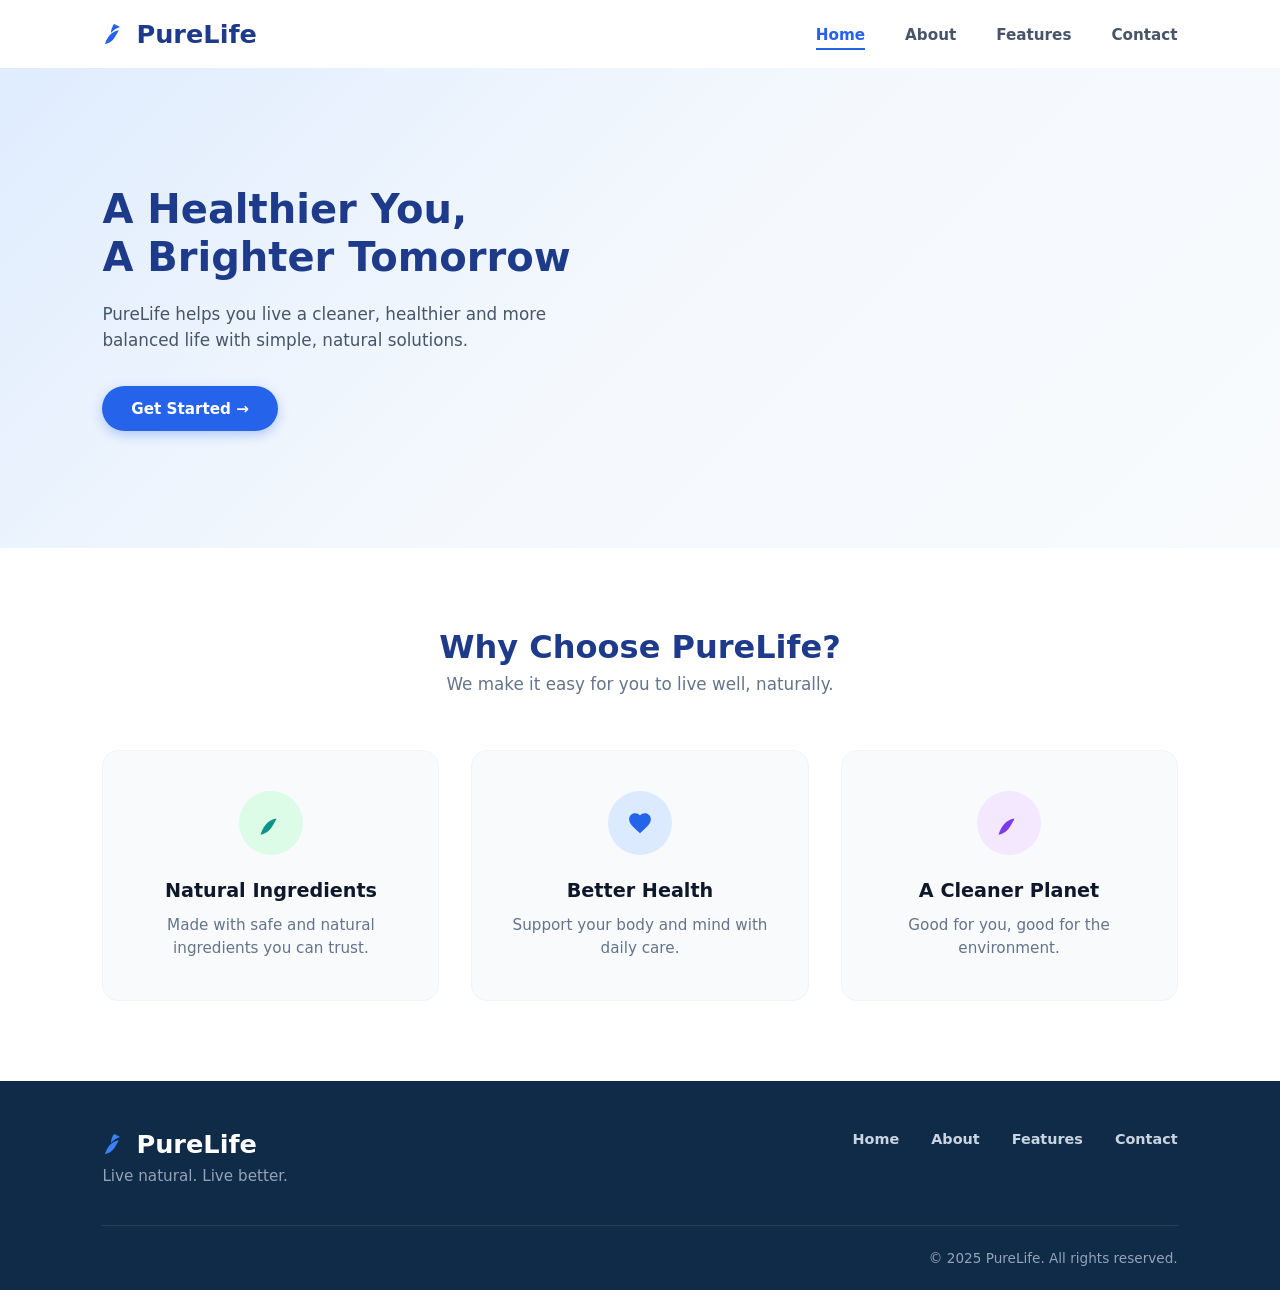
<file: index.html>
<!DOCTYPE html>
<html lang="en">
<head>
    <meta charset="UTF-8">
    <meta name="viewport" content="width=device-width, initial-scale=1.0">
    <title>PureLife</title>
    <link rel="stylesheet" href="style.css">
</head>
<body>

</body>
    <header>
        <div class="logo">
            <svg class="logo-icon" viewBox="0 0 24 24" width="24" height="24" fill="currentColor">
                <path d="M17,8C8,10 5,16 3,22C5,22 10,20 13,15C16,10 17,8 17,8Z" />
                <path d="M12,2C12,2 9,6 9,11C11.5,8 14.5,6 18,5C15,3 12,2 12,2Z" />
            </svg>
            <span>PureLife</span>
        </div>
        <nav>
            <ul>
                <li><a href="#" class="active">Home</a></li>
                <li><a href="#">About</a></li>
                <li><a href="#">Features</a></li>
                <li><a href="#">Contact</a></li>
            </ul>
        </nav>
    </header>

    
    <section class="hero">
        <div class="hero-content">
            <h1>A Healthier You,<br>A Brighter Tomorrow</h1>
            <p>PureLife helps you live a cleaner, healthier and more balanced life with simple, natural solutions.</p>
            <a href="#" class="btn-primary">Get Started &rarr;</a>
        </div>
    </section>


    <section class="features">
        <div class="section-title">
            <h2>Why Choose PureLife?</h2>
            <p>We make it easy for you to live well, naturally.</p>
        </div>

        <div class="features-grid">
            <!-- Feature Card 1 -->
            <div class="card">
                <div class="icon-circle icon-green">
                    <svg viewBox="0 0 24 24" width="28" height="28" fill="currentColor">
                        <path d="M17,8C8,10 5,16 3,22C5,22 10,20 13,15C16,10 17,8 17,8Z" />
                    </svg>
                </div>
                <h3>Natural Ingredients</h3>
                <p>Made with safe and natural ingredients you can trust.</p>
            </div>

        
            <div class="card">
                <div class="icon-circle icon-blue">
                    <svg viewBox="0 0 24 24" width="26" height="26" fill="currentColor">
                        <path d="M12,21.35L10.55,20.03C5.4,15.36 2,12.27 2,8.5C2,5.41 4.42,3 7.5,3C9.24,3 10.91,3.81 12,5.08C13.09,3.81 14.76,3 16.5,3C19.58,3 22,5.41 22,8.5C22,12.27 18.6,15.36 13.45,20.03L12,21.35Z"/>
                    </svg>
                </div>
                <h3>Better Health</h3>
                <p>Support your body and mind with daily care.</p>
            </div>

        
            <div class="card">
                <div class="icon-circle icon-purple">
                    <svg viewBox="0 0 24 24" width="28" height="28" fill="currentColor">
                        <path d="M17,8C8,10 5,16 3,22C5,22 10,20 13,15C16,10 17,8 17,8Z" />
                    </svg>
                </div>
                <h3>A Cleaner Planet</h3>
                <p>Good for you, good for the environment.</p>
            </div>
        </div>
    </section>

    
    <footer>
        <div class="footer-top">
            <div class="footer-brand">
                <div class="logo logo-footer">
                    <svg class="logo-icon" viewBox="0 0 24 24" width="24" height="24" fill="currentColor">
                        <path d="M17,8C8,10 5,16 3,22C5,22 10,20 13,15C16,10 17,8 17,8Z" />
                        <path d="M12,2C12,2 9,6 9,11C11.5,8 14.5,6 18,5C15,3 12,2 12,2Z" />
                    </svg>
                    <span>PureLife</span>
                </div>
                <p class="tagline">Live natural. Live better.</p>
            </div>
            <nav class="footer-nav">
                <ul>
                    <li><a href="#">Home</a></li>
                    <li><a href="#">About</a></li>
                    <li><a href="#">Features</a></li>
                    <li><a href="#">Contact</a></li>
                </ul>
            </nav>
        </div>
        <div class="footer-bottom">
            <p>&copy; 2025 PureLife. All rights reserved.</p>
        </div>
    </footer>

</body>
</html>
</file>
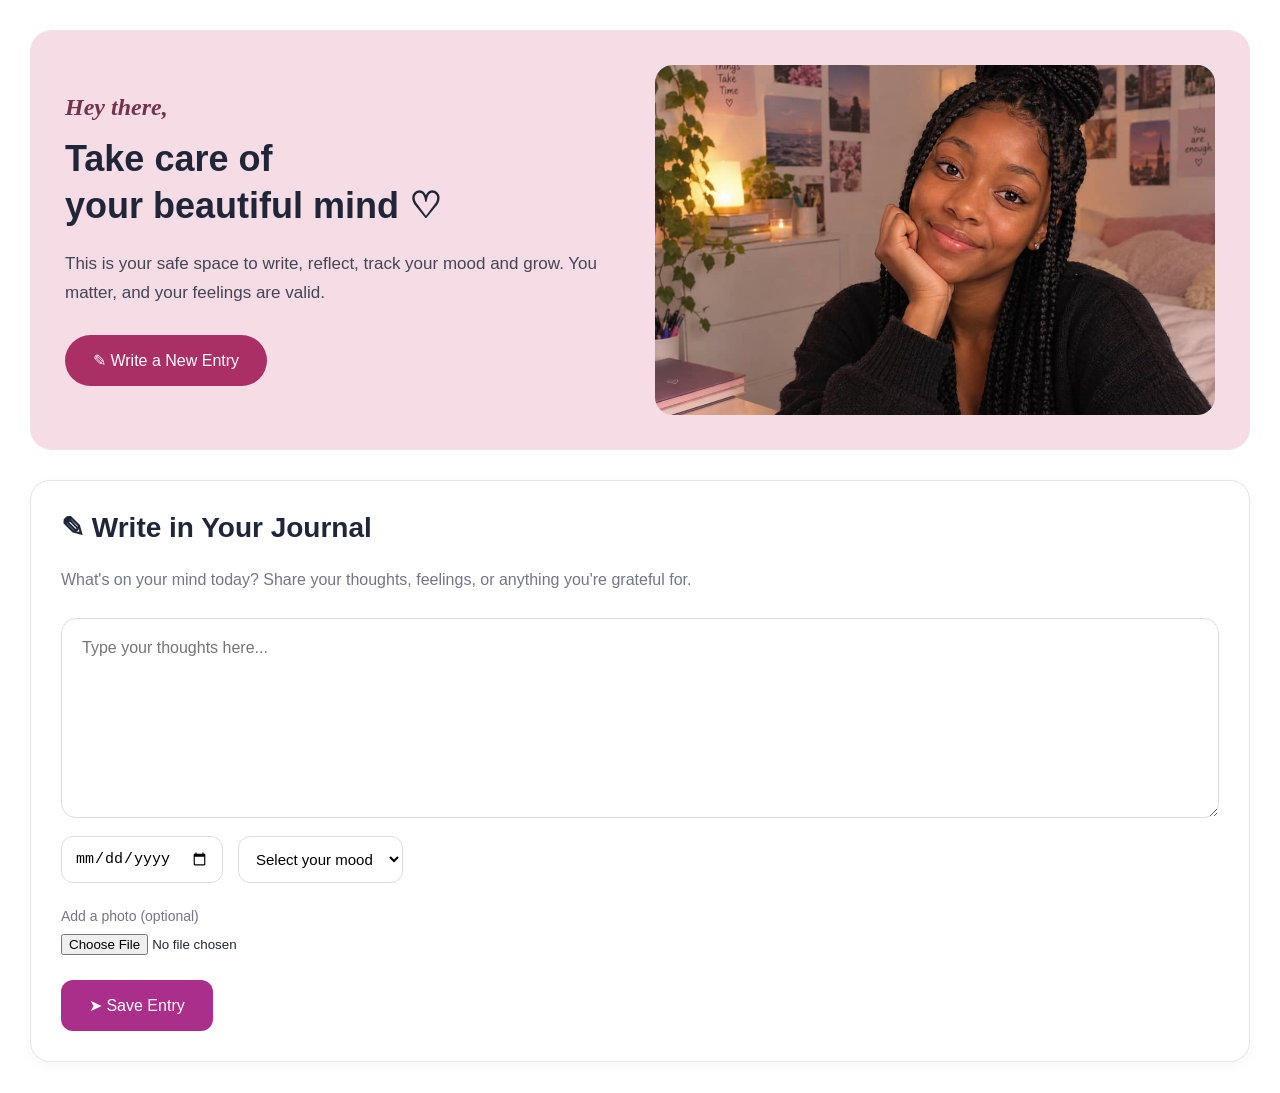
<file: Journal/index.html>
<!DOCTYPE html>
<html lang="en">

<head>
    <meta charset="UTF-8">
    <meta name="viewport" content="width=device-width, initial-scale=1.0">
    <title>My Journal</title>
    <link rel="stylesheet" href="style.css">
</head>

<body>

    <!-- Introduction Section -->
    <div class="intro-container">

        <div class="intro-text">

            <h4><i>Hey there,</i></h4>

            <h1>
                Take care of<br>
                your beautiful mind ♡
            </h1>

            <p>
                This is your safe space to write, reflect,
                track your mood and grow. You matter,
                and your feelings are valid.
            </p>

            <button class="write-btn"
                onclick="document.getElementById('journal').scrollIntoView({behavior: 'smooth'})">
                ✎ Write a New Entry
            </button>

        </div>

        <div class="intro-image">
            <img src="Jnal.jpeg"
                 alt="A young woman smiling">
        </div>

    </div>


    <!-- Journal Section -->
    <div class="write" id="journal">

        <h2>✎ Write in Your Journal</h2>

        <p>
            What's on your mind today? Share your thoughts,
            feelings, or anything you're grateful for.
        </p>

        <form id="journal-form">

            <textarea
                id="thoughts"
                placeholder="Type your thoughts here..."
                required></textarea>

            <div class="form-options">

                <input type="date" id="entry-date" required>

                <select id="mood" required>
                    <option value="">Select your mood</option>
                    <option value="Happy">😊 Happy</option>
                    <option value="Calm">😌 Calm</option>
                    <option value="Sad">😔 Sad</option>
                    <option value="Anxious">😟 Anxious</option>
                    <option value="Grateful">🥰 Grateful</option>
                </select>

            </div>

            <div class="photo-option">

                <label for="photo">Add a photo (optional)</label>

                <input type="file"
                       id="photo"
                       accept="image/*">

            </div>

            <button type="submit" class="save-btn">
                ➤ Save Entry
            </button>

        </form>

    </div>

</body>
</html>
</file>
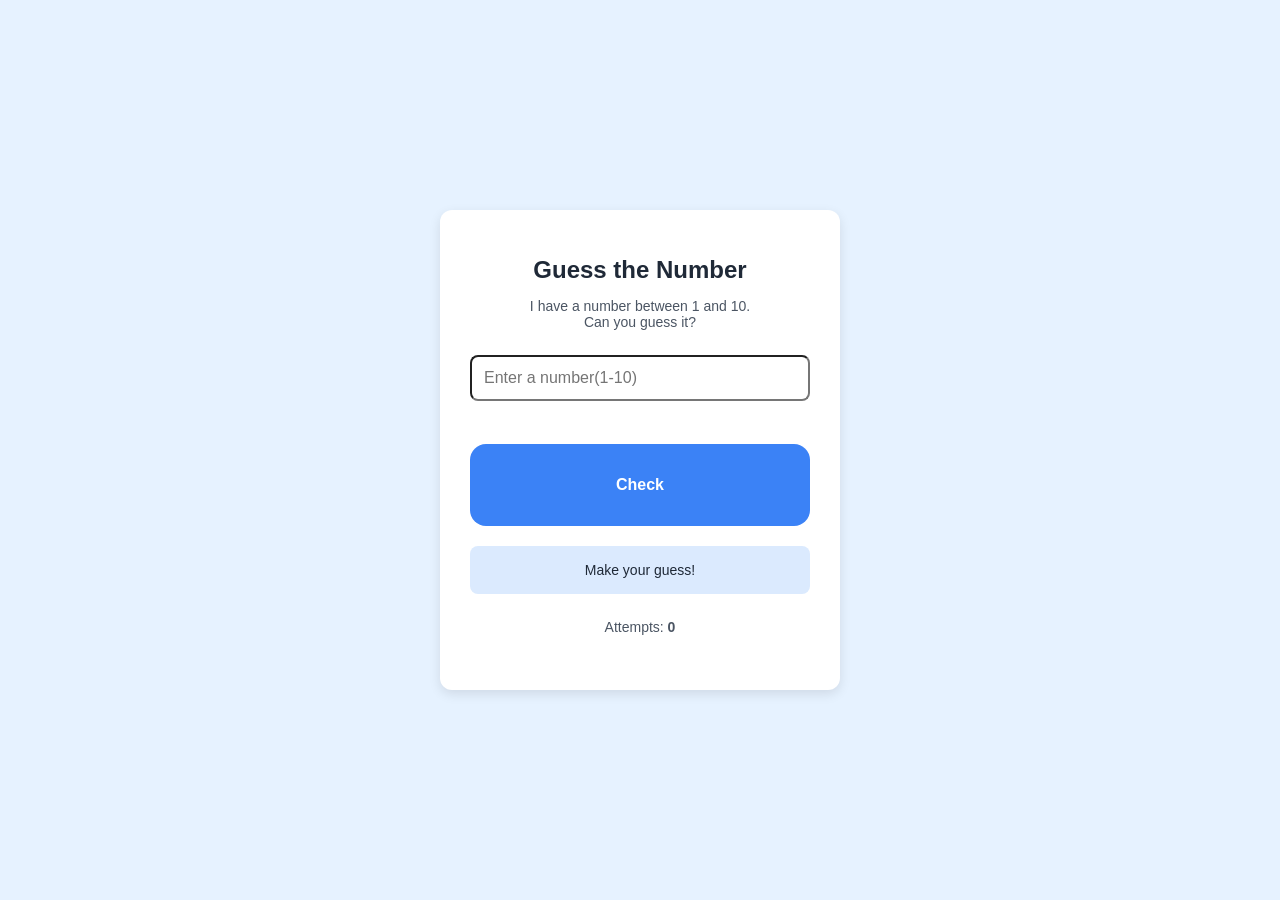
<file: Number-guessing-game/index.html>
<!doctype html>
<html lang="en">
  <head>
    <meta charset="UTF-8" />
    <meta name="viewport" content="width=device-width, initial-scale=1.0" />
    <title>Number Guessing Game</title>
    <link rel="stylesheet" href="style.css" />
  </head>
  <body>
    <div class="game-container">
      <h1>
        <l>Guess the Number</l>
      </h1>
      <p>I have a number between 1 and 10.<br /><c>Can you guess it?</c></p>
      <input
        type="number"
        id="user-guess"
        placeholder="Enter a number(1-10)"
        min="1" max="10"
      /> <br>
      <p id="empty"></p><br />

      <button id="check-btn">Check</button>

      <div class="message-area" id="guessedNumber">Make your guess!</div>

      <p id="winningNumber"></p>

      <p class="attemps-counter" >Attempts: <span id="count-el" ><b>0</b></span></p>
    </div>
    <script src="script.js"></script>
  </body>
</html>
</file>
<file: style.css>
/* Universal Reset */
* {
    margin: 0;
    padding: 0;
    box-sizing: border-box;
    font-family: system-ui, -apple-system, BlinkMacSystemFont, 'Segoe UI', Roboto, Oxygen, Ubuntu, Cantarell, sans-serif;
}

body {
    color: #2d3748;
    background-color: #f8fafc;
}

/* Header & Navigation Bar */
header {
    display: flex;
    justify-content: space-between;
    align-items: center;
    padding: 1.2rem 8%;
    background-color: #ffffff;
}

.logo {
    display: flex;
    align-items: center;
    gap: 10px;
    font-size: 1.6rem;
    font-weight: 800;
    color: #1e3a8a;
}

.logo-icon {
    color: #2563eb;
}

nav ul {
    display: flex;
    list-style: none;
    gap: 2.5rem;
}

nav a {
    text-decoration: none;
    color: #475569;
    font-size: 0.95rem;
    font-weight: 600;
    transition: color 0.2s ease;
}

nav a:hover, nav a.active {
    color: #2563eb;
    border-bottom: 2px solid #2563eb;
    padding-bottom: 4px;
}

/* Hero Section */
.hero {
    position: relative;
    height: 480px;
    background: linear-gradient(135deg, rgba(219, 234, 254, 0.85) 0%, rgba(239, 246, 255, 0.4) 50%, rgba(255, 255, 255, 0) 100%),
                url('https://images.unsplash.com/photo-1507525428034-b723cf961d3e?q=80&w=1600&auto=format&fit=crop') center/cover no-repeat;
    display: flex;
    align-items: center;
    padding: 0 8%;
}

.hero-content {
    max-width: 500px;
}

.hero-content h1 {
    font-size: 2.5rem;
    font-weight: 800;
    color: #1e3a8a;
    line-height: 1.2;
    margin-bottom: 1.2rem;
}

.hero-content p {
    font-size: 1.05rem;
    color: #475569;
    margin-bottom: 2rem;
    line-height: 1.6;
}

.btn-primary {
    display: inline-block;
    padding: 0.85rem 1.8rem;
    background-color: #2563eb;
    color: #ffffff;
    text-decoration: none;
    border-radius: 50px;
    font-weight: 600;
    font-size: 0.95rem;
    box-shadow: 0 4px 12px rgba(37, 99, 235, 0.3);
    transition: background-color 0.2s ease, transform 0.2s ease;
}

.btn-primary:hover {
    background-color: #1d4ed8;
    transform: translateY(-2px);
}

/* Features Section */
.features {
    padding: 5rem 8%;
    background-color: #ffffff;
    text-align: center;
}

.section-title h2 {
    font-size: 2rem;
    color: #1e3a8a;
    font-weight: 800;
    margin-bottom: 0.5rem;
}

.section-title p {
    color: #64748b;
    font-size: 1.05rem;
    margin-bottom: 3.5rem;
}

.features-grid {
    display: grid;
    grid-template-columns: repeat(auto-fit, minmax(260px, 1fr));
    gap: 2rem;
}

.card {
    background: #f8fafc;
    border: 1px solid #f1f5f9;
    padding: 2.5rem 1.5rem;
    border-radius: 16px;
    display: flex;
    flex-direction: column;
    align-items: center;
    transition: transform 0.3s ease, box-shadow 0.3s ease;
}

.card:hover {
    transform: translateY(-5px);
    box-shadow: 0 10px 25px rgba(0, 0, 0, 0.05);
}

.icon-circle {
    width: 64px;
    height: 64px;
    border-radius: 50%;
    display: flex;
    align-items: center;
    justify-content: center;
    margin-bottom: 1.5rem;
}

.icon-green {
    background-color: #dcfce7;
    color: #0d9488;
}

.icon-blue {
    background-color: #dbeafe;
    color: #2563eb;
}

.icon-purple {
    background-color: #f3e8ff;
    color: #7c3aed;
}

.card h3 {
    font-size: 1.2rem;
    color: #0f172a;
    font-weight: 700;
    margin-bottom: 0.75rem;
}

.card p {
    font-size: 0.95rem;
    color: #64748b;
    line-height: 1.5;
}

/* Footer Section */
footer {
    background-color: #0f2b48;
    color: #ffffff;
    padding: 3rem 8% 1.5rem 8%;
}

.footer-top {
    display: flex;
    justify-content: space-between;
    align-items: flex-start;
    padding-bottom: 2.5rem;
    border-bottom: 1px solid rgba(255, 255, 255, 0.1);
}

.logo-footer {
    color: #ffffff;
    margin-bottom: 0.5rem;
}

.logo-footer .logo-icon {
    color: #3b82f6;
}

.tagline {
    color: #94a3b8;
    font-size: 0.95rem;
}

.footer-nav ul {
    display: flex;
    gap: 2rem;
    list-style: none;
}

.footer-nav a {
    color: #cbd5e1;
    text-decoration: none;
    font-size: 0.9rem;
    transition: color 0.2s ease;
}

.footer-nav a:hover {
    color: #ffffff;
}

.footer-bottom {
    text-align: right;
    padding-top: 1.5rem;
}

.footer-bottom p {
    font-size: 0.85rem;
    color: #94a3b8;
}
</file>
<file: Journal/style.css>
/* General page styling */
* {
    box-sizing: border-box;
}

body {
    margin: 0;
    padding: 30px;
    background-color: #ffffff;
    font-family: Arial, sans-serif;
    color: #202638;
}

/* Introduction section */
.intro-container {
    display: flex;
    align-items: center;
    justify-content: space-between;
    gap: 30px;

    background-color: #f5dce5;
    padding: 35px;
    border-radius: 22px;
    margin-bottom: 30px;
}

/* Introduction text */
.intro-text {
    flex: 1;
    min-width: 0;
}

.intro-text h4 {
    font-family: Georgia, serif;
    font-style: italic;
    font-size: 24px;
    color: #74334d;
    margin: 0 0 15px;
}

.intro-text h1 {
    font-size: 36px;
    line-height: 1.3;
    margin: 0 0 20px;
}

.intro-text p {
    font-size: 17px;
    line-height: 1.7;
    color: #454554;
}

/* Introduction button */
.write-btn {
    background-color: #a92f64;
    color: white;
    border: none;
    border-radius: 35px;
    padding: 16px 28px;
    font-size: 16px;
    cursor: pointer;
    margin-top: 10px;
}

.write-btn:hover {
    background-color: #87244e;
}

/* Introduction photograph */
.intro-image {
    flex: 1;
    min-width: 0;
    height: 350px;
    border-radius: 18px;
    overflow: hidden;
}

.intro-image img {
    width: 100%;
    height: 100%;
    object-fit: cover;
    display: block;
}

/* Journal form card */
.write {
    background-color: #ffffff;
    border: 1px solid #e5e5e5;
    border-radius: 20px;
    padding: 30px;
    box-shadow: 0 3px 12px rgba(0, 0, 0, 0.04);
}

.write h2 {
    font-size: 28px;
    margin-top: 0;
}

.write > p {
    color: #737784;
    font-size: 16px;
    line-height: 1.6;
}

/* Journal writing area */
#thoughts {
    display: block;
    width: 100%;
    min-height: 200px;
    padding: 20px;
    margin: 25px 0 18px;

    border: 1px solid #dddddd;
    border-radius: 15px;

    font-family: Arial, sans-serif;
    font-size: 16px;
    resize: vertical;
}

/* Date and mood fields */
.form-options {
    display: flex;
    flex-wrap: wrap;
    gap: 15px;
    margin-bottom: 25px;
}

.form-options input,
.form-options select {
    padding: 13px;
    border: 1px solid #dddddd;
    border-radius: 12px;
    background-color: white;
    font-size: 15px;
}

/* Photo upload */
.photo-option {
    display: flex;
    flex-direction: column;
    gap: 10px;
    margin-bottom: 25px;
}

.photo-option label {
    color: #737784;
    font-size: 14px;
}

/* Save button */
.save-btn {
    background-color: #a92f8a;
    color: white;
    padding: 16px 28px;
    border: none;
    border-radius: 12px;
    font-size: 16px;
    cursor: pointer;
}

.save-btn:hover {
    background-color: #87246e;
}

/* Mobile responsiveness */
@media (max-width: 768px) {

    body {
        padding: 15px;
    }

    .intro-container {
        flex-direction: column;
        padding: 25px;
    }

    .intro-text h1 {
        font-size: 29px;
    }

    .intro-image {
        width: 100%;
        height: 280px;
    }

    .write {
        padding: 20px;
    }

    .write h2 {
        font-size: 23px;
    }

    .form-options {
        flex-direction: column;
    }

    .form-options input,
    .form-options select {
        width: 100%;
    }

    .save-btn {
        width: 100%;
    }
}
</file>
<file: Number-guessing-game/style.css>
*{
    box-sizing: border-box;
    
}

body{
    background-color: #e6f2ff;
    font-family: Arial, sans-serif;
    justify-content: center;
    display: flex;
    align-items: center;
    height:100vh;
    margin:0;
}
.game-container{
    background-color: #ffffff; 
    border-radius: 12px;
    padding: 30px;
    width:100%;
    max-width: 400px;
    box-shadow:0 4px 12px rgba(0,0,0,0.1);
    margin:0 auto;
    

    

}
button{
    background-color: #3b82f6;
    margin-bottom: 20px;
    width: 100%;
    color: #ffffff;
    font-size: 16px;
    font-weight: bold;
    border:none;
    transition: background-color;
    padding: 32px;
    outline: none;
    border-radius: 16px;
    max-width: 400px;
}
.game-container h1{
color: #1f2937;
font-size:24px;
margin-bottom: 10px;

}
.game-container p{
    color: #4b5563;
    font-size: 14px;
    margin-bottom:25px;
}
input[type="number"]{
    font-size:16ps;
    width: 100%;
     font-size: 16px;
     padding:12px;
     border-radius: 8px;
   
}

 .message-area{
        background-color: #dbeafe;
        border-radius:8px;
        font-size:14px;
        padding: 16px;
        color: #1f2937;
        text-align: center;
        font-weight: 500;
    }
    .attempts-counter{
        color:#4b5563;
        font-size:14px;
        text-align: center;
        align-items: center;
        
    }
    p{
        text-align:center;
    }

    h1{
        text-align: center;
    }
</file>
